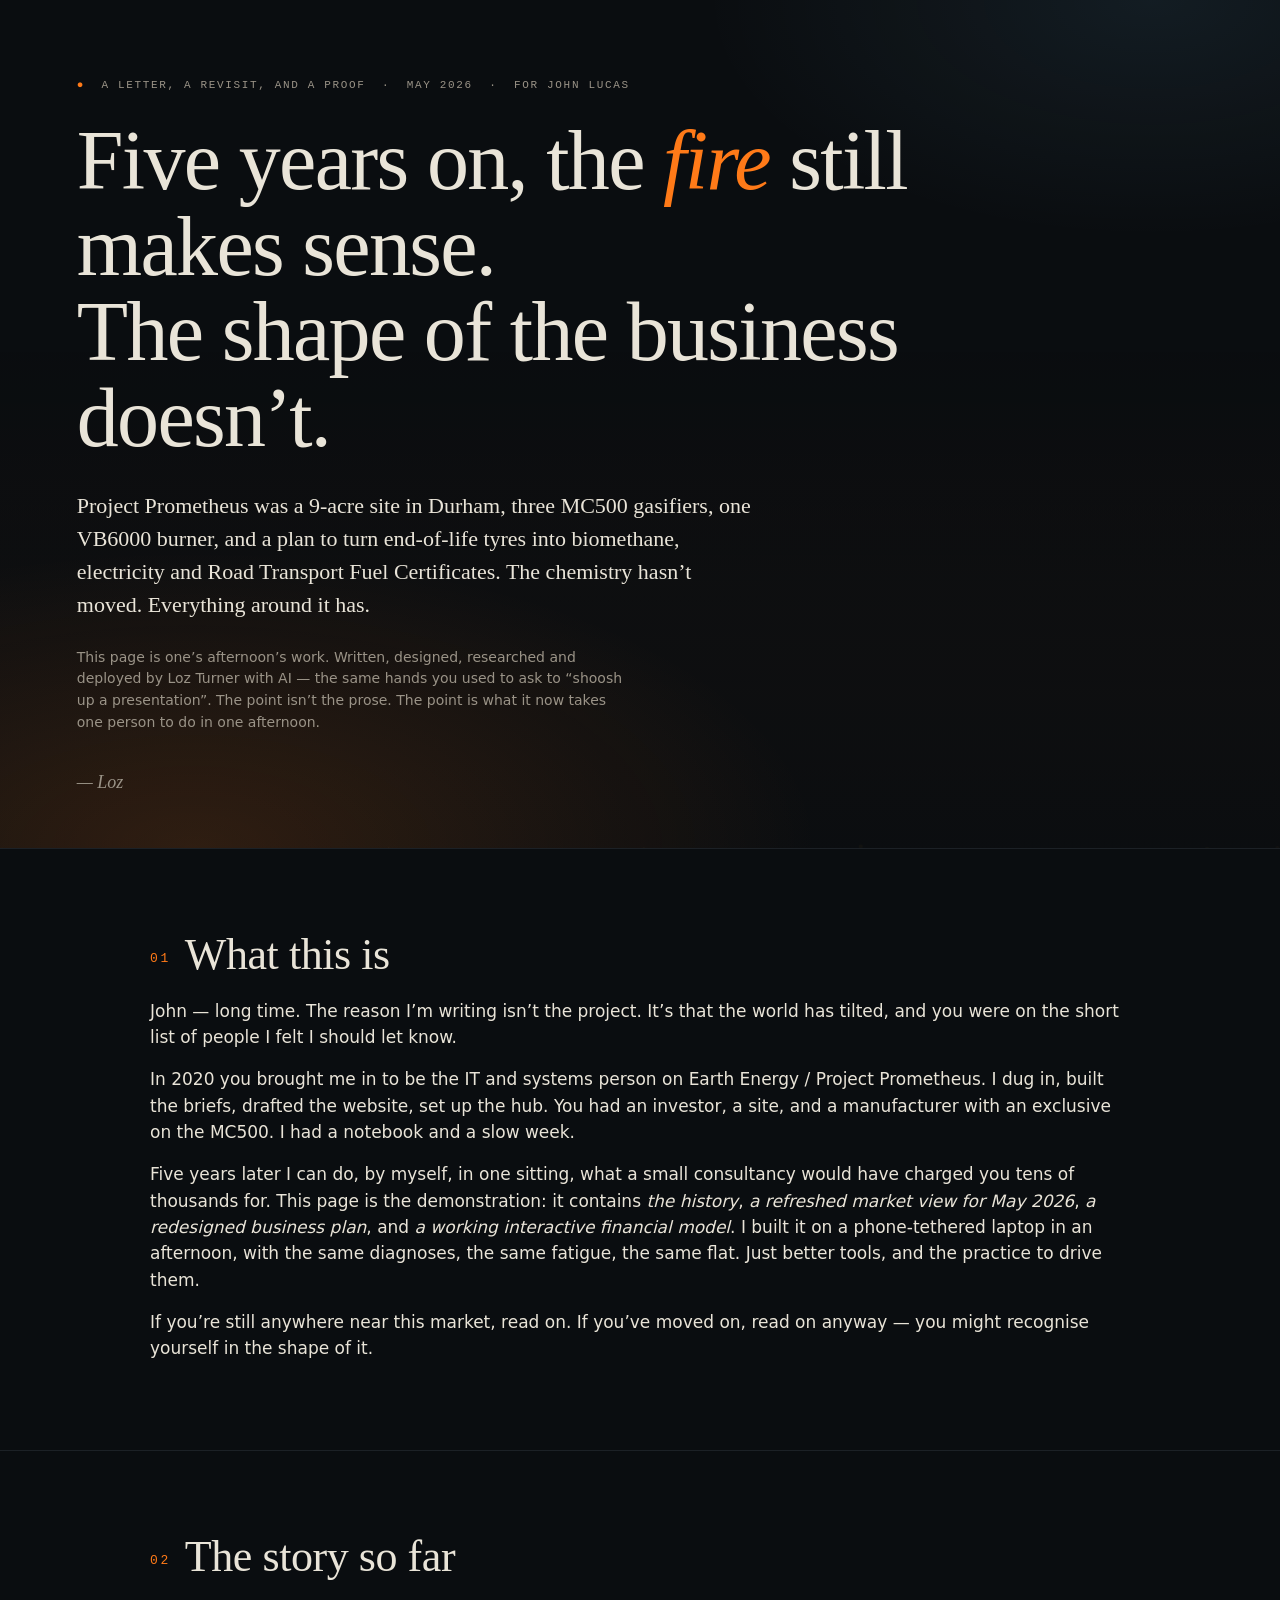
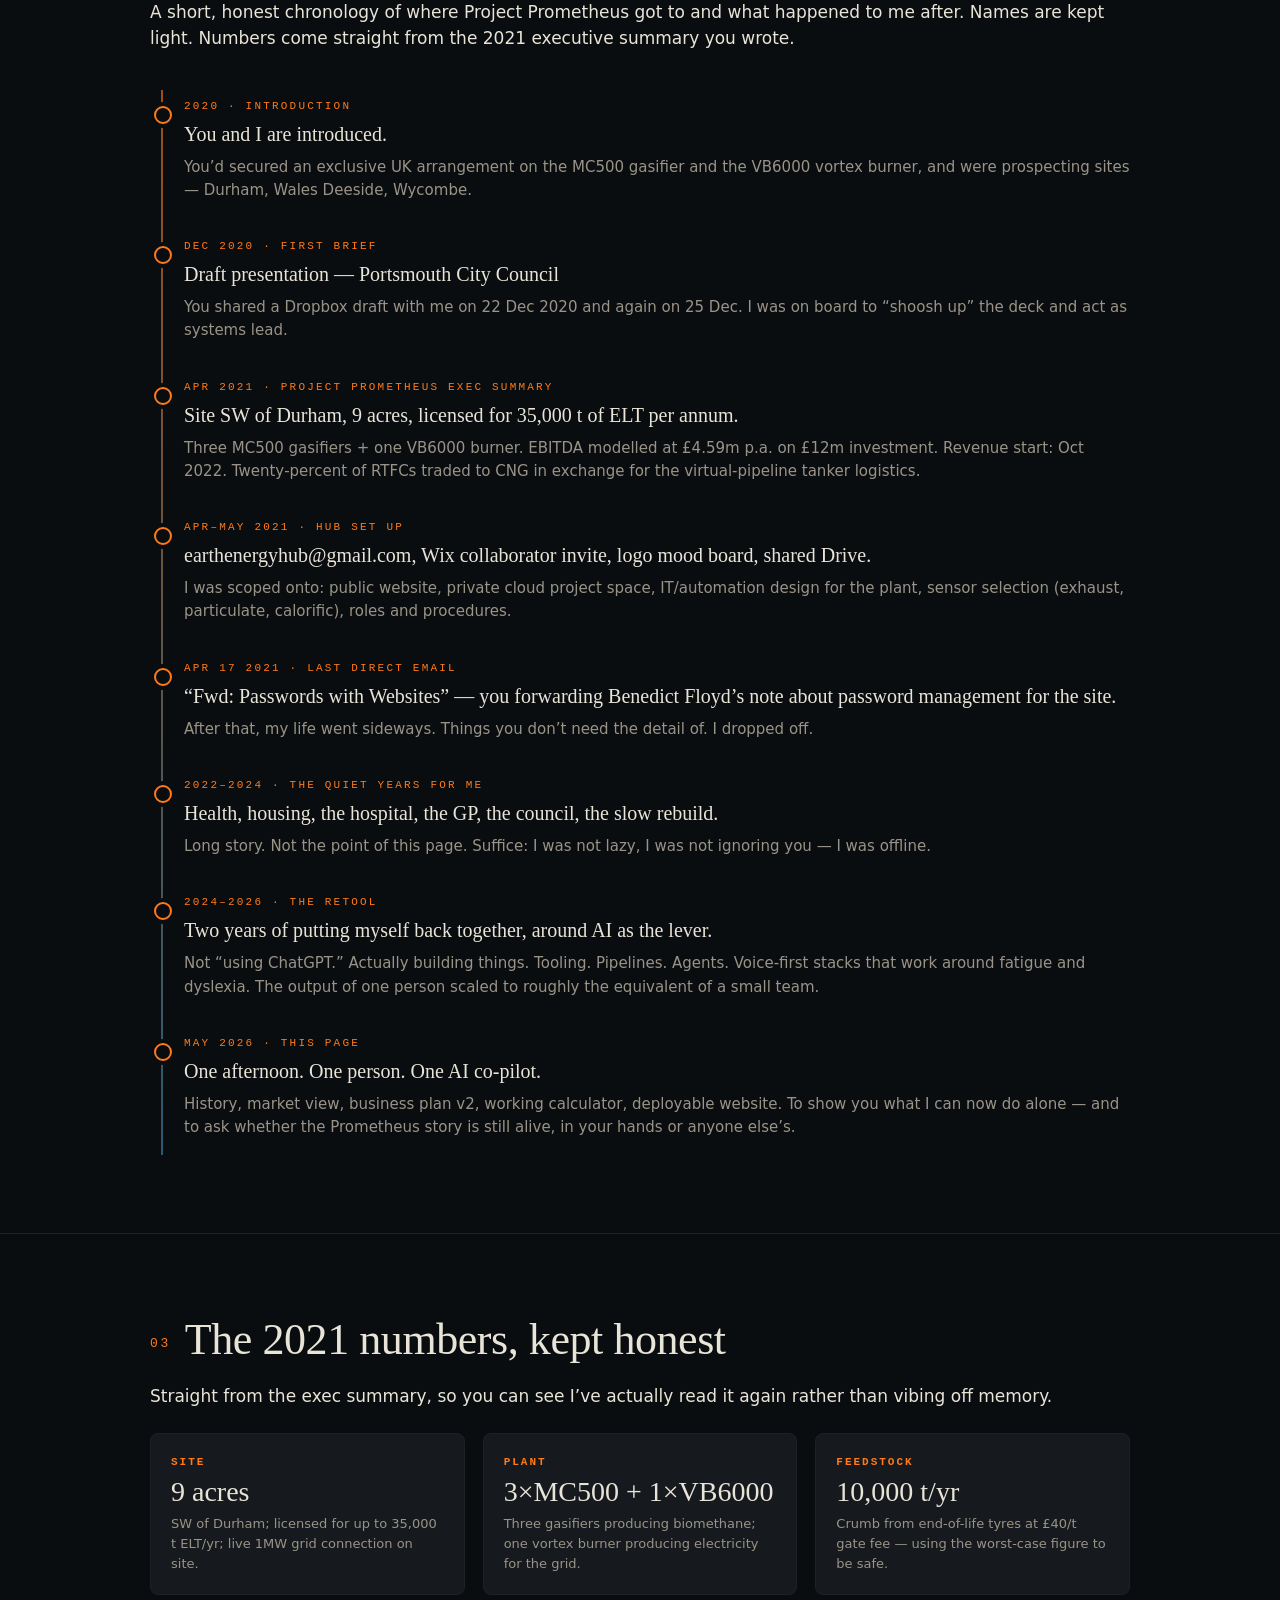
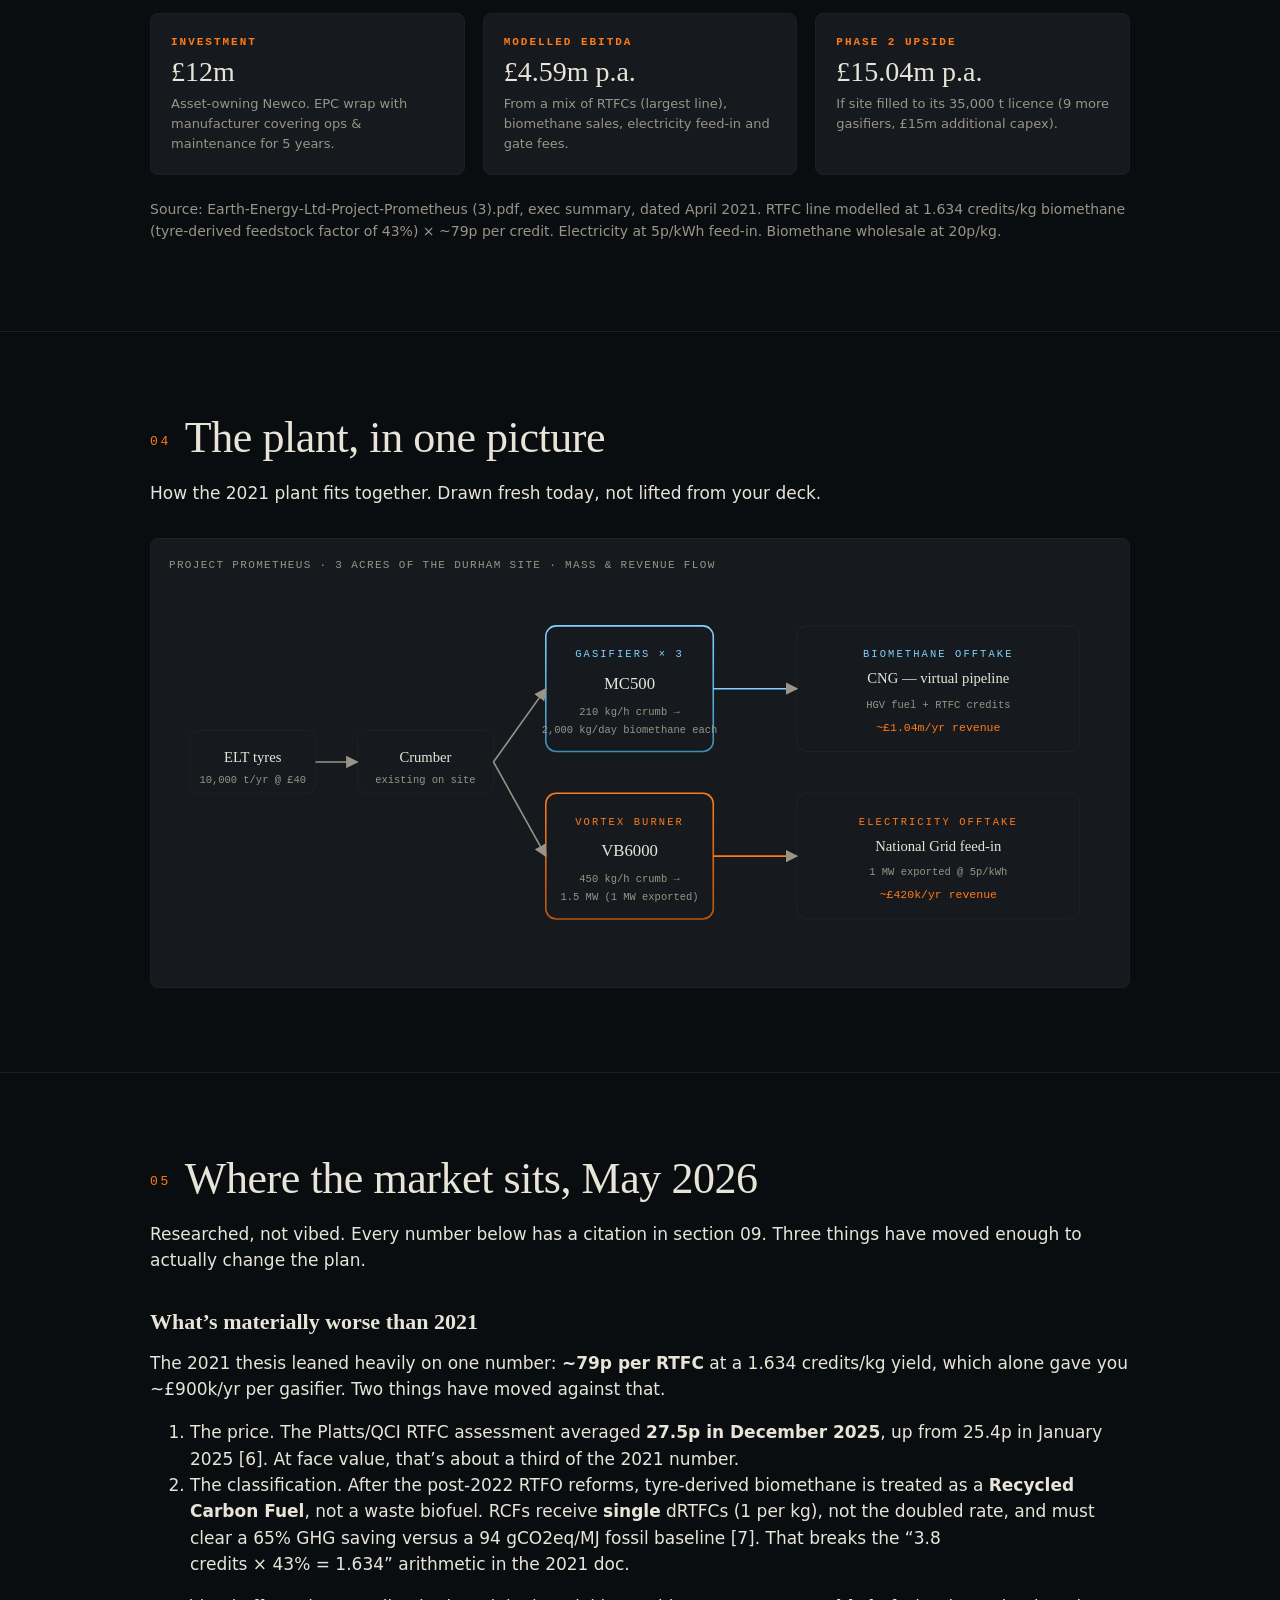
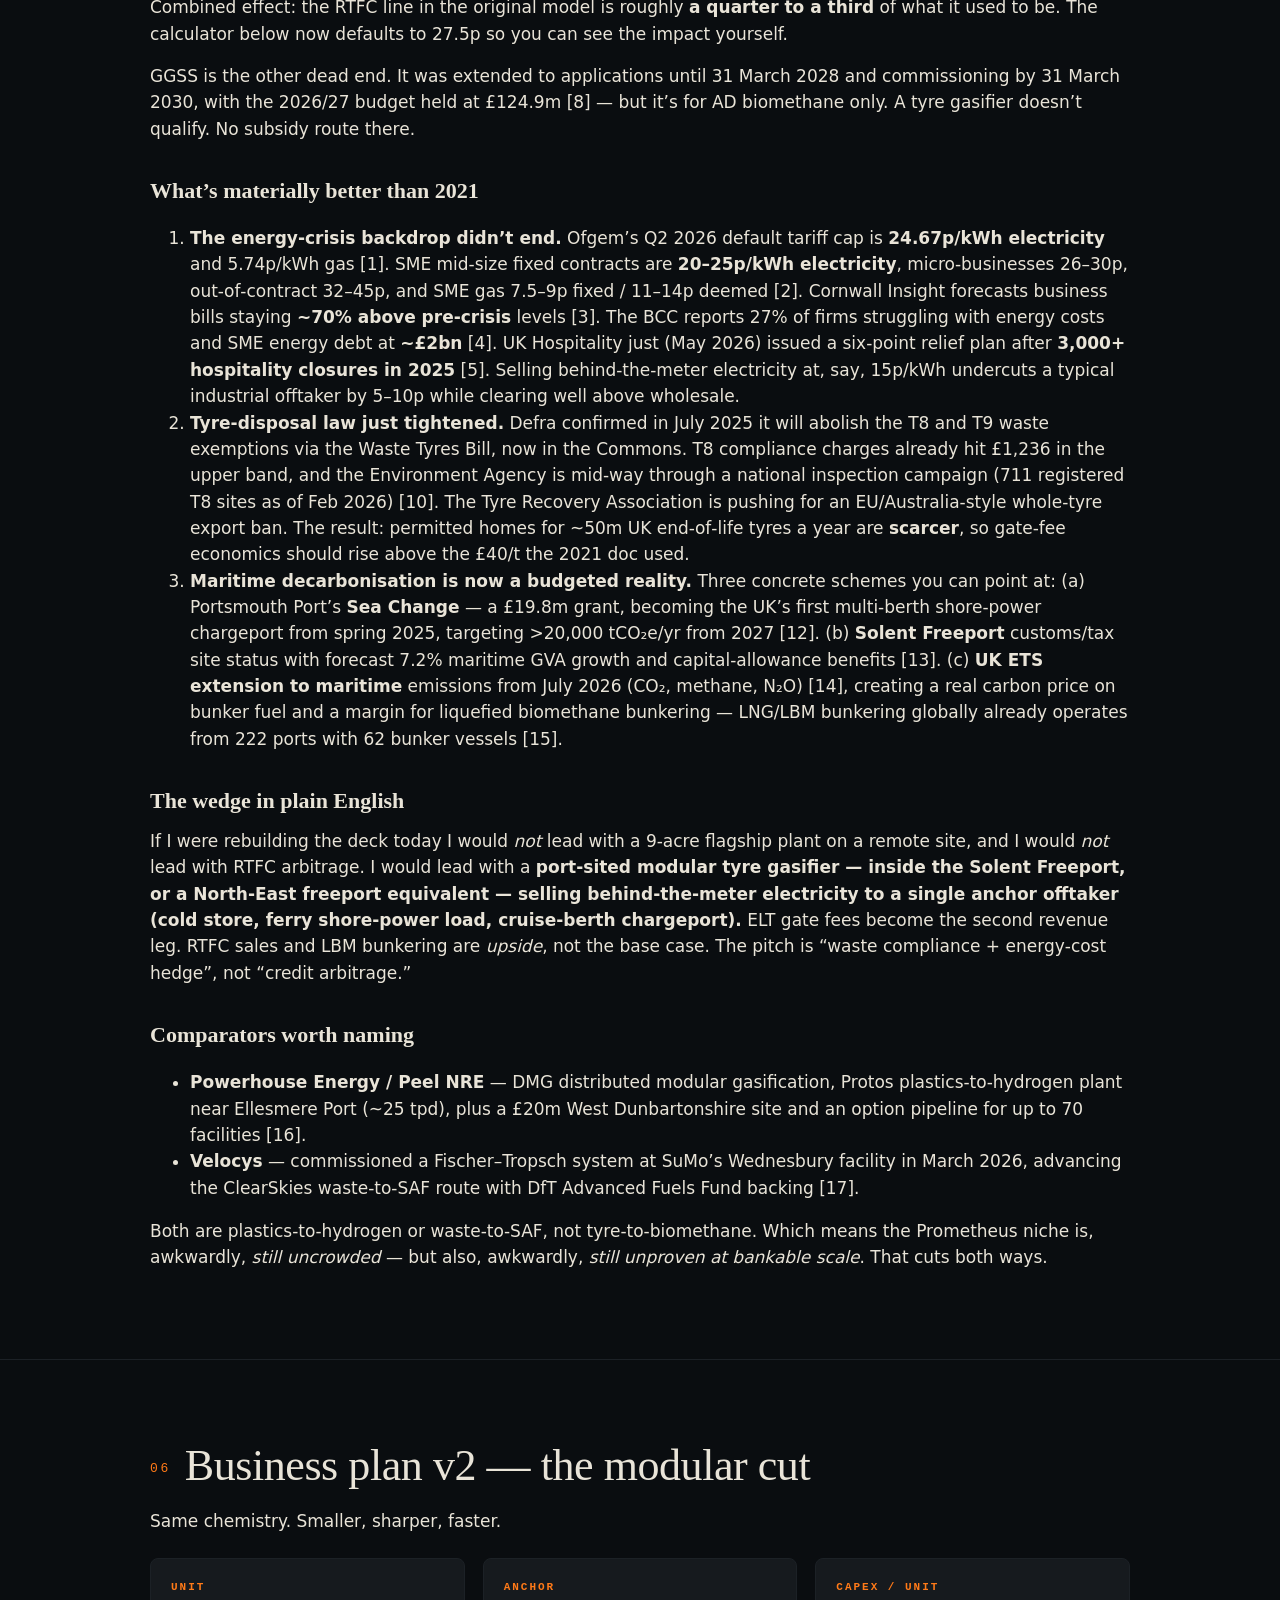
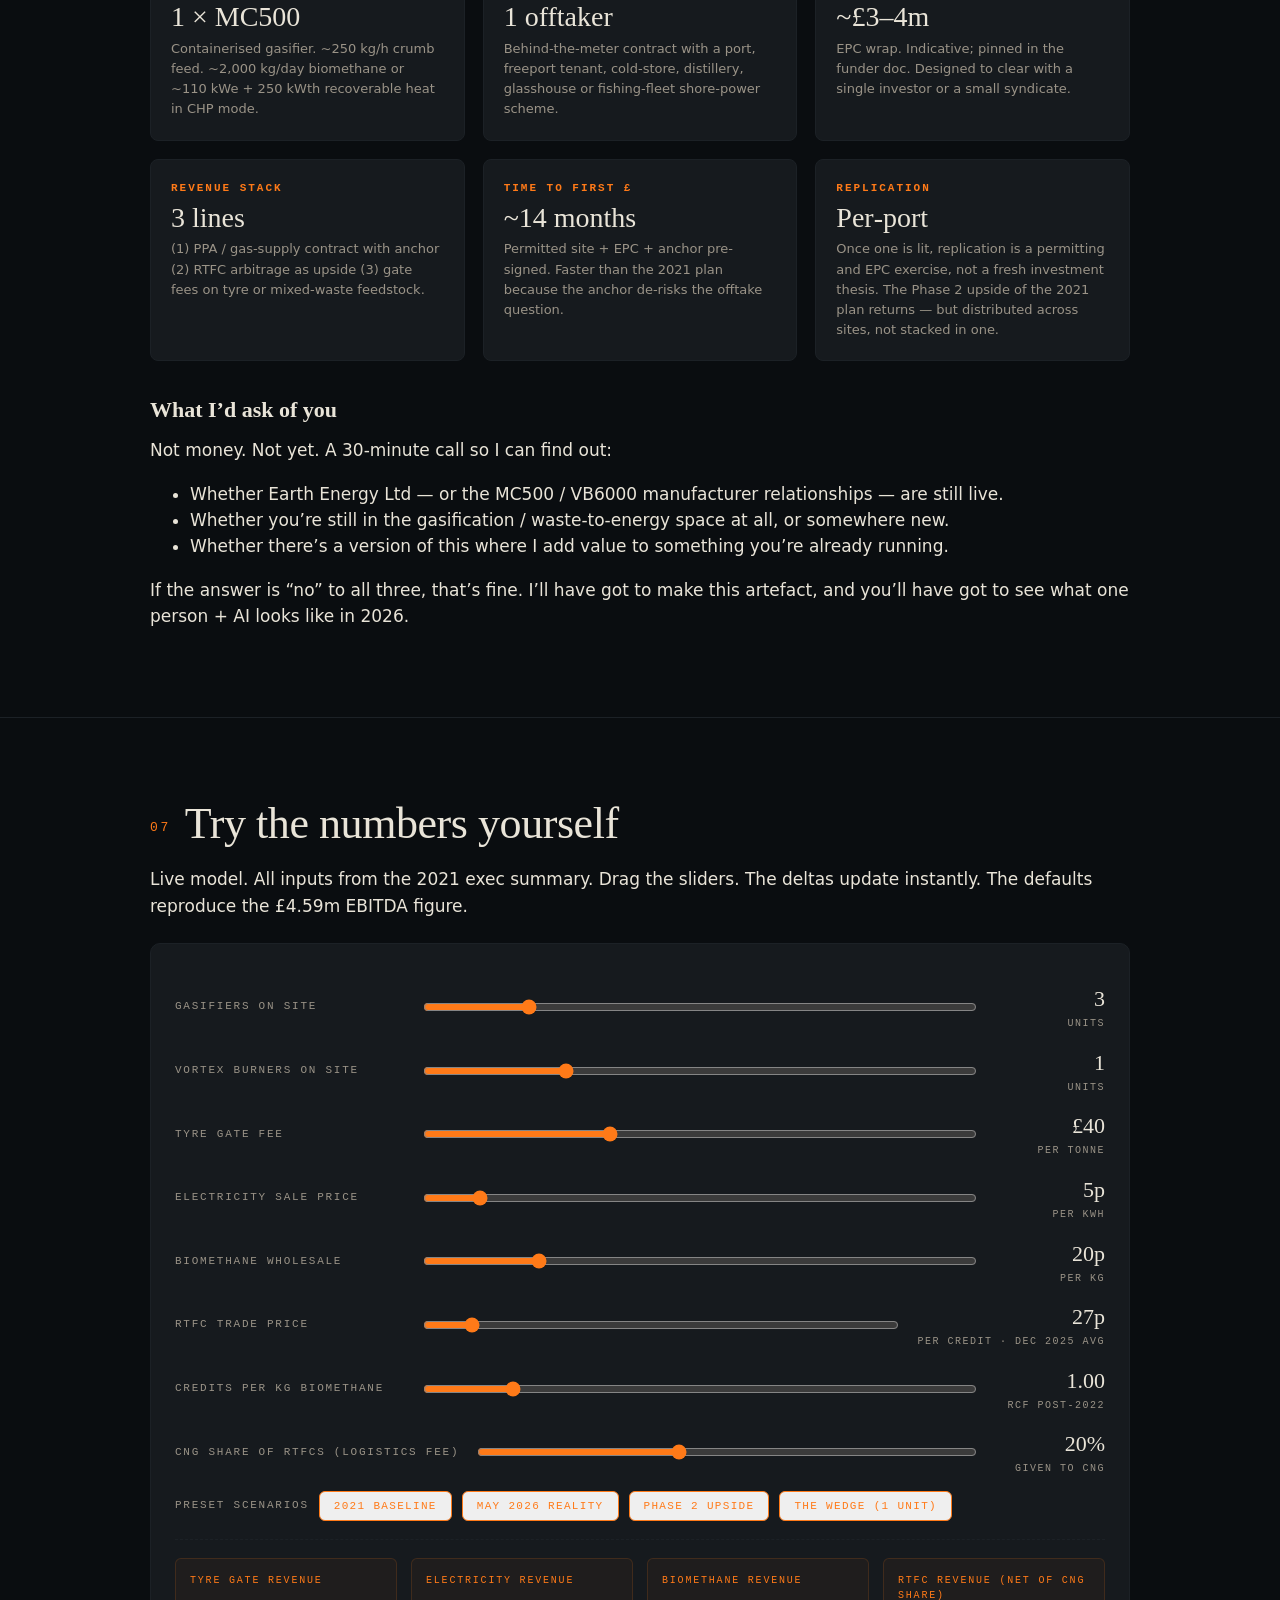
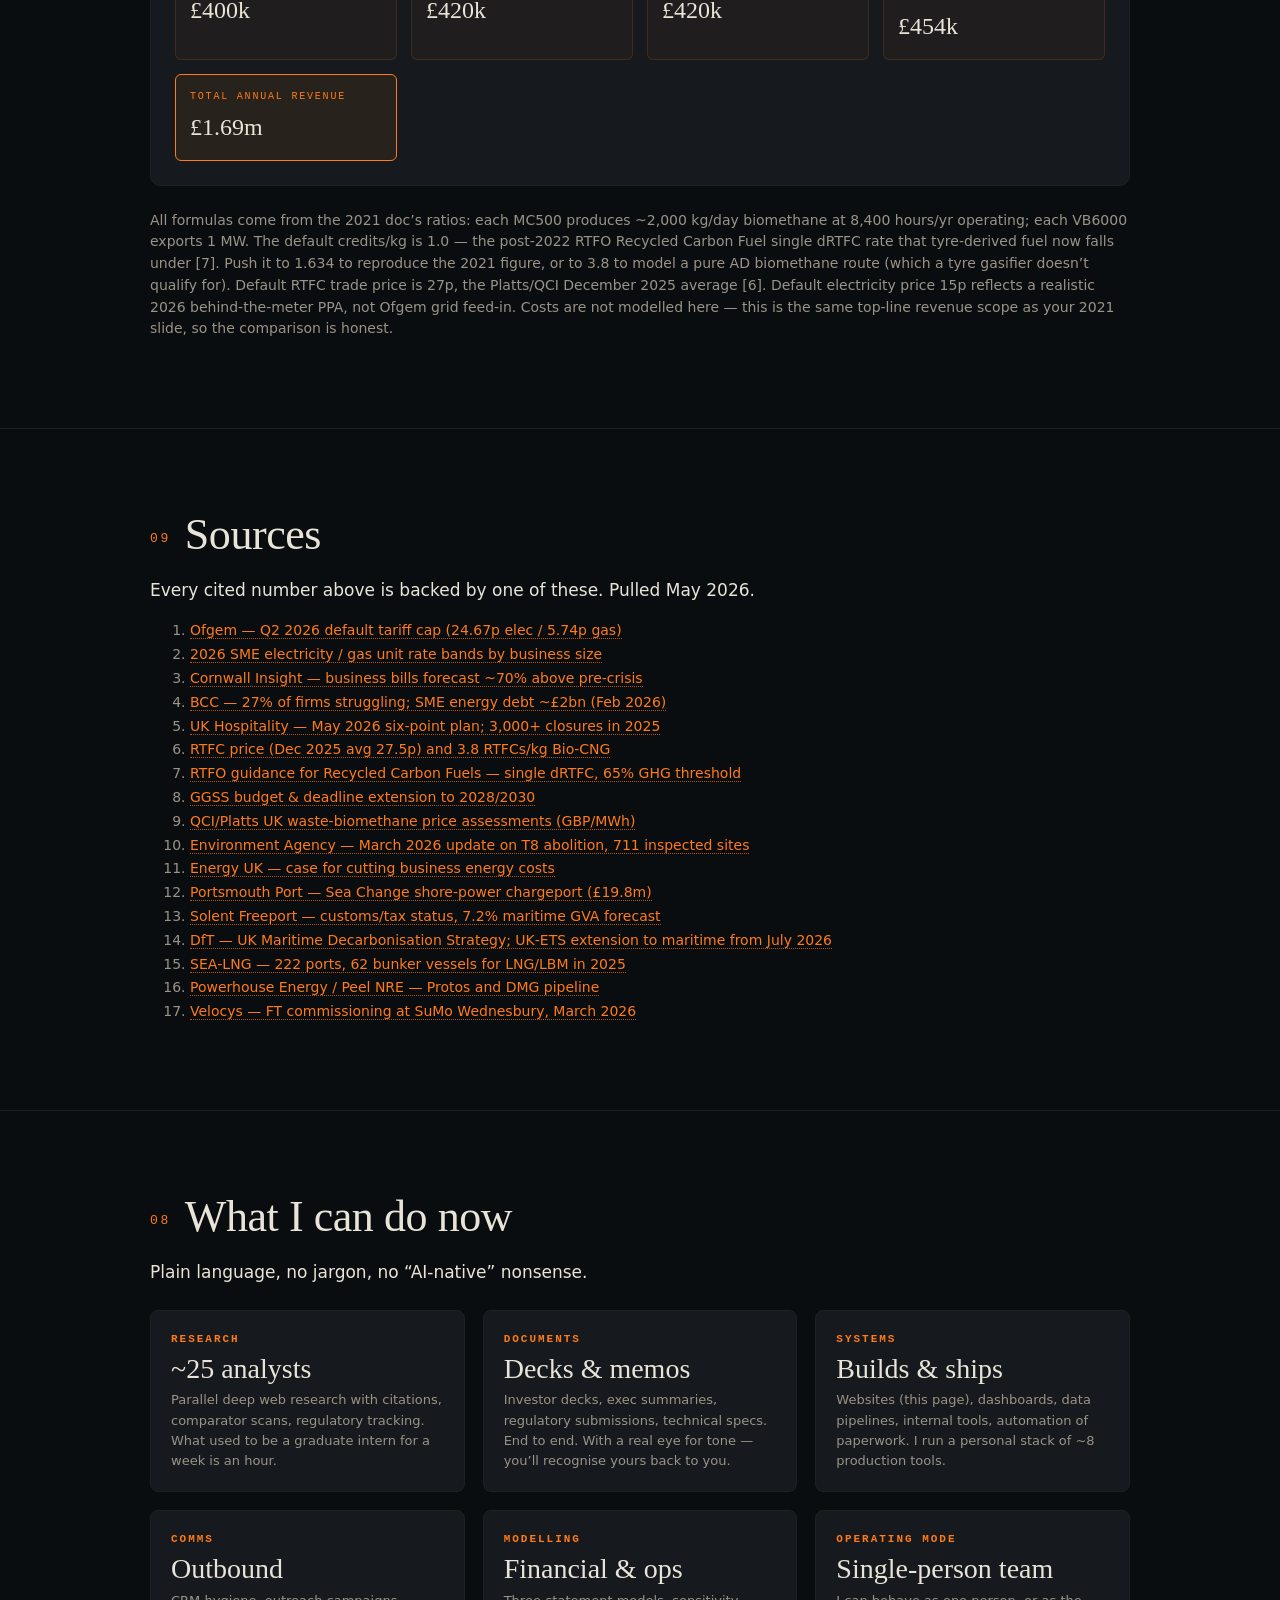
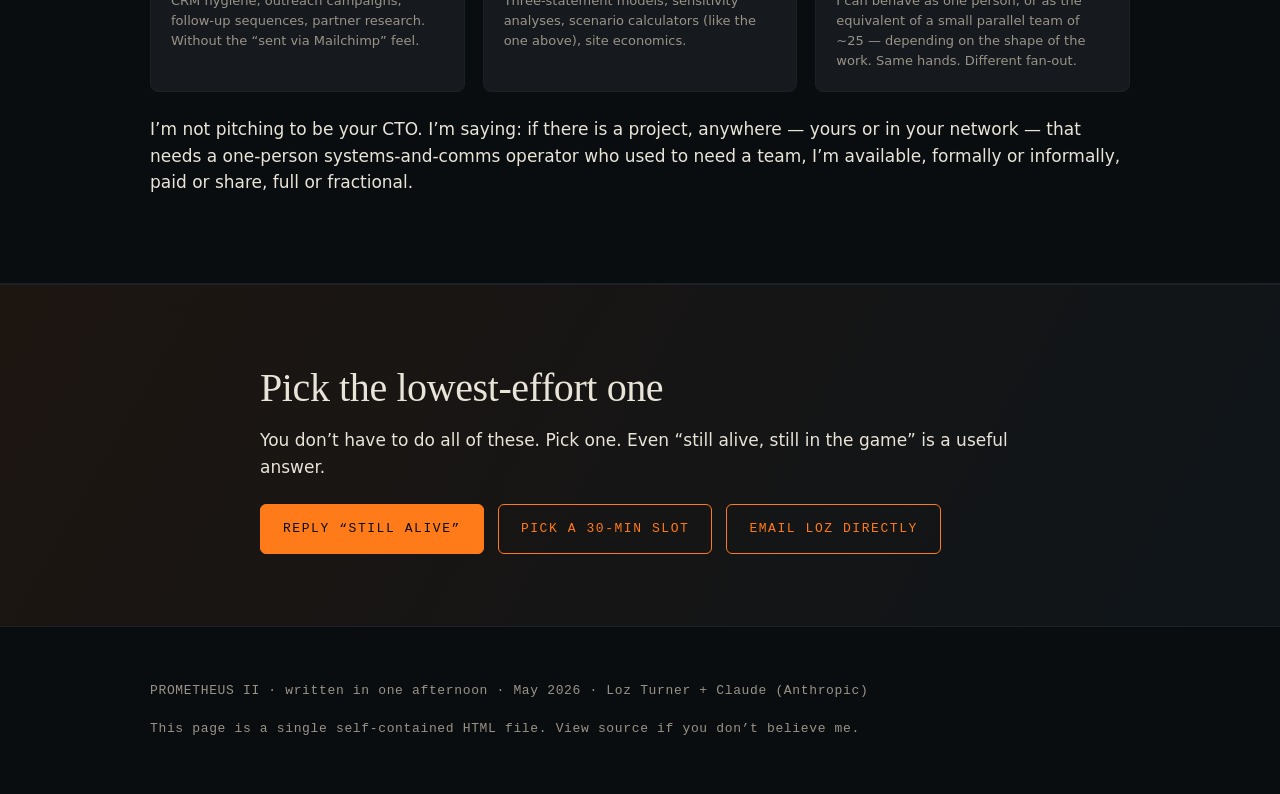
<file: earth-energy/index.html>
<!doctype html>
<html lang="en">
<head>
<meta charset="utf-8" />
<meta name="viewport" content="width=device-width,initial-scale=1" />
<title>Prometheus II — for John Lucas, from Loz</title>
<meta name="description" content="A five-year-later re-visit of Earth Energy / Project Prometheus, written and built in a single sitting by Loz Turner with AI. May 2026." />
<style>
  :root{
    --bg:#0a0d10;
    --ink:#e9e4d8;
    --ink-dim:#9a9387;
    --rule:#1c2126;
    --ember:#ff7a18;
    --ember-dim:#b85510;
    --gas:#7fd1ff;
    --gas-dim:#3e8cb4;
    --leaf:#6ec46e;
    --paper:#161a1e;
    --serif: ui-serif, "Iowan Old Style", "Georgia", "Cambria", "Times New Roman", serif;
    --sans: ui-sans-serif, system-ui, -apple-system, "Segoe UI", "Inter", Helvetica, Arial, sans-serif;
    --mono: ui-monospace, "SF Mono", Menlo, Consolas, monospace;
  }
  *{box-sizing:border-box}
  html,body{margin:0;background:var(--bg);color:var(--ink);font-family:var(--sans);line-height:1.55;font-size:17px}
  a{color:var(--ember);text-decoration:none;border-bottom:1px dotted var(--ember-dim)}
  a:hover{color:#ffa052}
  ::selection{background:var(--ember);color:#0a0d10}

  /* ---- HERO ---- */
  .hero{
    position:relative;min-height:92vh;display:flex;align-items:flex-end;
    padding:6vw 6vw 4vw;border-bottom:1px solid var(--rule);overflow:hidden;isolation:isolate;
  }
  #flame{position:absolute;inset:0;width:100%;height:100%;z-index:0;display:block;opacity:.85}
  .hero::after{
    content:"";position:absolute;inset:0;z-index:1;pointer-events:none;
    background:
      radial-gradient(70% 50% at 15% 100%, rgba(255,122,24,.15), transparent 70%),
      radial-gradient(50% 40% at 90% 0%, rgba(127,209,255,.08), transparent 70%),
      linear-gradient(to bottom, rgba(10,13,16,.55), rgba(10,13,16,.05) 40%, rgba(10,13,16,.95));
  }
  .hero-inner{position:relative;z-index:2;max-width:980px}
  .kicker{font-family:var(--mono);letter-spacing:.15em;font-size:11px;text-transform:uppercase;color:var(--ink-dim);margin-bottom:24px}
  .kicker .dot{color:var(--ember)}
  h1.title{
    font-family:var(--serif);font-weight:400;font-size:clamp(40px,7vw,84px);line-height:1.02;letter-spacing:-.02em;margin:0 0 28px;
  }
  h1.title em{color:var(--ember);font-style:italic;font-weight:400}
  .lede{font-family:var(--serif);font-size:clamp(18px,2vw,22px);line-height:1.5;color:var(--ink);max-width:62ch;margin:0 0 26px}
  .sub{font-size:14px;color:var(--ink-dim);max-width:62ch;margin:0}
  .signature{margin-top:36px;font-family:var(--serif);font-style:italic;font-size:18px;color:var(--ink-dim)}
  .signature b{color:var(--ember);font-style:normal;font-weight:600}

  /* ---- LAYOUT ---- */
  section{padding:8vh 6vw;border-bottom:1px solid var(--rule);max-width:none}
  .wrap{max-width:980px;margin:0 auto}
  h2{font-family:var(--serif);font-weight:400;font-size:clamp(28px,4vw,44px);letter-spacing:-.01em;margin:0 0 8px}
  h2 .num{display:inline-block;font-family:var(--mono);font-size:13px;color:var(--ember);letter-spacing:.2em;vertical-align:middle;margin-right:14px}
  h3{font-family:var(--serif);font-weight:600;font-size:22px;margin:32px 0 10px}
  h4{font-family:var(--mono);font-size:11px;letter-spacing:.18em;text-transform:uppercase;color:var(--ink-dim);margin:24px 0 10px}
  p{margin:0 0 16px}
  blockquote{
    margin:18px 0;padding:14px 22px;border-left:2px solid var(--ember);
    background:linear-gradient(90deg, rgba(255,122,24,.05), transparent);
    font-family:var(--serif);font-style:italic;color:var(--ink)
  }
  blockquote .who{display:block;font-style:normal;font-family:var(--mono);font-size:11px;letter-spacing:.15em;color:var(--ink-dim);margin-top:8px}
  hr{border:0;border-top:1px solid var(--rule);margin:48px 0}
  .small{font-size:14px;color:var(--ink-dim)}

  /* ---- TIMELINE ---- */
  .timeline{position:relative;padding-left:34px;margin:32px 0 0}
  .timeline::before{content:"";position:absolute;left:11px;top:6px;bottom:6px;width:2px;background:linear-gradient(to bottom, var(--ember), var(--gas-dim));opacity:.6}
  .ev{position:relative;padding:14px 0 22px}
  .ev::before{content:"";position:absolute;left:-30px;top:22px;width:14px;height:14px;border-radius:50%;background:var(--bg);border:2px solid var(--ember);box-shadow:0 0 0 4px var(--bg)}
  .ev .when{font-family:var(--mono);font-size:11px;letter-spacing:.2em;color:var(--ember);text-transform:uppercase}
  .ev .what{font-family:var(--serif);font-size:20px;margin:4px 0 6px}
  .ev .why{color:var(--ink-dim);font-size:15px}

  /* ---- CARDS ---- */
  .grid{display:grid;grid-template-columns:repeat(auto-fit,minmax(240px,1fr));gap:18px;margin:24px 0}
  .card{background:var(--paper);border:1px solid var(--rule);border-radius:8px;padding:20px}
  .card h5{margin:0 0 6px;font-family:var(--mono);font-size:11px;letter-spacing:.18em;text-transform:uppercase;color:var(--ember)}
  .card .big{font-family:var(--serif);font-size:28px;line-height:1.1;margin:0 0 6px}
  .card .lbl{font-size:13px;color:var(--ink-dim)}

  /* ---- DIAGRAM ---- */
  .figure{margin:32px 0 12px;background:var(--paper);border:1px solid var(--rule);border-radius:8px;padding:18px}
  .figcap{font-family:var(--mono);font-size:11px;color:var(--ink-dim);letter-spacing:.12em;text-transform:uppercase;margin-bottom:10px}

  /* ---- CALC ---- */
  .calc{background:var(--paper);border:1px solid var(--rule);border-radius:10px;padding:24px;margin:24px 0}
  .calc .row{display:flex;align-items:center;gap:16px;margin:14px 0;flex-wrap:wrap}
  .calc label{font-family:var(--mono);font-size:11px;letter-spacing:.16em;text-transform:uppercase;color:var(--ink-dim);min-width:230px}
  .calc input[type=range]{flex:1;min-width:200px;accent-color:var(--ember)}
  .calc .v{font-family:var(--serif);font-size:22px;color:var(--ink);min-width:110px;text-align:right}
  .calc .v small{display:block;font-family:var(--mono);font-size:10px;letter-spacing:.15em;color:var(--ink-dim);text-transform:uppercase}
  .out{display:grid;grid-template-columns:repeat(auto-fit,minmax(180px,1fr));gap:14px;margin-top:18px;padding-top:18px;border-top:1px dashed var(--rule)}
  .out .o{padding:14px;background:rgba(255,122,24,.04);border-radius:6px;border:1px solid rgba(255,122,24,.15)}
  .out .o .k{font-family:var(--mono);font-size:10px;letter-spacing:.18em;color:var(--ember);text-transform:uppercase}
  .out .o .val{font-family:var(--serif);font-size:24px;margin-top:4px}

  /* ---- WEDGE diagram ---- */
  .wedge{margin:28px 0}

  /* ---- CTA ---- */
  .cta{background:linear-gradient(120deg, rgba(255,122,24,.08), rgba(127,209,255,.04));padding:8vh 6vw;border-top:1px solid var(--rule)}
  .cta .wrap{max-width:760px}
  .cta h2{font-size:clamp(28px,4vw,40px)}
  .cta .actions{display:flex;flex-wrap:wrap;gap:14px;margin-top:24px}
  .btn{display:inline-block;padding:14px 22px;border-radius:6px;border:1px solid var(--ember);color:var(--ember);font-family:var(--mono);font-size:13px;letter-spacing:.12em;text-transform:uppercase}
  .btn.primary{background:var(--ember);color:#0a0d10;border-color:var(--ember)}
  .btn:hover{background:var(--ember);color:#0a0d10}

  /* ---- FOOTER ---- */
  footer{padding:6vh 6vw;font-size:13px;color:var(--ink-dim);font-family:var(--mono);letter-spacing:.05em}
  footer .wrap{max-width:980px;display:flex;justify-content:space-between;flex-wrap:wrap;gap:18px}

  /* badge */
  .badge{display:inline-block;padding:3px 8px;border:1px solid var(--rule);border-radius:999px;font-family:var(--mono);font-size:10px;letter-spacing:.18em;text-transform:uppercase;color:var(--ink-dim)}
  .badge.ember{color:var(--ember);border-color:var(--ember)}
  .badge.gas{color:var(--gas);border-color:var(--gas-dim)}
  .badge.leaf{color:var(--leaf);border-color:#3d6e3d}

  @media (max-width:680px){
    .hero{min-height:78vh}
    .calc label{min-width:auto;width:100%}
    .calc .row{gap:8px}
    .calc .v{text-align:left;font-size:18px}
  }
</style>
</head>
<body>

<!-- ================= HERO ================= -->
<header class="hero">
  <canvas id="flame" aria-hidden="true"></canvas>
  <div class="hero-inner">
    <div class="kicker"><span class="dot">●</span>&nbsp;&nbsp;A LETTER, A REVISIT, AND A PROOF&nbsp;&nbsp;·&nbsp;&nbsp;MAY 2026&nbsp;&nbsp;·&nbsp;&nbsp;FOR JOHN LUCAS</div>
    <h1 class="title">Five years on, the <em>fire</em> still makes sense.<br/>The shape of the business doesn&rsquo;t.</h1>
    <p class="lede">Project Prometheus was a 9&#8209;acre site in Durham, three MC500 gasifiers, one VB6000 burner, and a plan to turn end&#8209;of&#8209;life tyres into biomethane, electricity and Road Transport Fuel Certificates. The chemistry hasn&rsquo;t moved. Everything around it has.</p>
    <p class="sub">This page is one&rsquo;s afternoon&rsquo;s work. Written, designed, researched and deployed by Loz Turner with AI &mdash; the same hands you used to ask to &ldquo;shoosh up a presentation&rdquo;. The point isn&rsquo;t the prose. The point is what it now takes one person to do in one afternoon.</p>
    <div class="signature">&mdash; Loz</div>
  </div>
</header>

<!-- ================= 01 What this is ================= -->
<section id="what">
  <div class="wrap">
    <h2><span class="num">01</span>What this is</h2>
    <p>John &mdash; long time. The reason I&rsquo;m writing isn&rsquo;t the project. It&rsquo;s that the world has tilted, and you were on the short list of people I felt I should let know.</p>
    <p>In 2020 you brought me in to be the IT and systems person on Earth Energy / Project Prometheus. I dug in, built the briefs, drafted the website, set up the hub. You had an investor, a site, and a manufacturer with an exclusive on the MC500. I had a notebook and a slow week.</p>
    <p>Five years later I can do, by myself, in one sitting, what a small consultancy would have charged you tens of thousands for. This page is the demonstration: it contains <em>the history</em>, <em>a refreshed market view for May 2026</em>, <em>a redesigned business plan</em>, and <em>a working interactive financial model</em>. I built it on a phone&#8209;tethered laptop in an afternoon, with the same diagnoses, the same fatigue, the same flat. Just better tools, and the practice to drive them.</p>
    <p>If you&rsquo;re still anywhere near this market, read on. If you&rsquo;ve moved on, read on anyway &mdash; you might recognise yourself in the shape of it.</p>
  </div>
</section>

<!-- ================= 02 Story so far ================= -->
<section id="story">
  <div class="wrap">
    <h2><span class="num">02</span>The story so far</h2>
    <p>A short, honest chronology of where Project Prometheus got to and what happened to me after. Names are kept light. Numbers come straight from the 2021 executive summary you wrote.</p>

    <div class="timeline">

      <div class="ev">
        <div class="when">2020 &middot; Introduction</div>
        <div class="what">You and I are introduced.</div>
        <div class="why">You&rsquo;d secured an exclusive UK arrangement on the MC500 gasifier and the VB6000 vortex burner, and were prospecting sites &mdash; Durham, Wales Deeside, Wycombe.</div>
      </div>

      <div class="ev">
        <div class="when">Dec 2020 &middot; First brief</div>
        <div class="what">Draft presentation &mdash; Portsmouth City Council</div>
        <div class="why">You shared a Dropbox draft with me on 22 Dec 2020 and again on 25 Dec. I was on board to &ldquo;shoosh up&rdquo; the deck and act as systems lead.</div>
      </div>

      <div class="ev">
        <div class="when">Apr 2021 &middot; Project Prometheus exec summary</div>
        <div class="what">Site SW of Durham, 9 acres, licensed for 35,000&nbsp;t of ELT per annum.</div>
        <div class="why">Three MC500 gasifiers + one VB6000 burner. EBITDA modelled at &pound;4.59m p.a. on &pound;12m investment. Revenue start: Oct 2022. Twenty&#8209;percent of RTFCs traded to CNG in exchange for the virtual&#8209;pipeline tanker logistics.</div>
      </div>

      <div class="ev">
        <div class="when">Apr&ndash;May 2021 &middot; Hub set up</div>
        <div class="what">earthenergyhub@gmail.com, Wix collaborator invite, logo mood board, shared Drive.</div>
        <div class="why">I was scoped onto: public website, private cloud project space, IT/automation design for the plant, sensor selection (exhaust, particulate, calorific), roles and procedures.</div>
      </div>

      <div class="ev">
        <div class="when">Apr 17 2021 &middot; Last direct email</div>
        <div class="what">&ldquo;Fwd: Passwords with Websites&rdquo; &mdash; you forwarding Benedict Floyd&rsquo;s note about password management for the site.</div>
        <div class="why">After that, my life went sideways. Things you don&rsquo;t need the detail of. I dropped off.</div>
      </div>

      <div class="ev">
        <div class="when">2022&ndash;2024 &middot; The quiet years for me</div>
        <div class="what">Health, housing, the hospital, the GP, the council, the slow rebuild.</div>
        <div class="why">Long story. Not the point of this page. Suffice: I was not lazy, I was not ignoring you &mdash; I was offline.</div>
      </div>

      <div class="ev">
        <div class="when">2024&ndash;2026 &middot; The retool</div>
        <div class="what">Two years of putting myself back together, around AI as the lever.</div>
        <div class="why">Not &ldquo;using ChatGPT.&rdquo; Actually building things. Tooling. Pipelines. Agents. Voice-first stacks that work around fatigue and dyslexia. The output of one person scaled to roughly the equivalent of a small team.</div>
      </div>

      <div class="ev">
        <div class="when">May 2026 &middot; This page</div>
        <div class="what">One afternoon. One person. One AI co&#8209;pilot.</div>
        <div class="why">History, market view, business plan v2, working calculator, deployable website. To show you what I can now do alone &mdash; and to ask whether the Prometheus story is still alive, in your hands or anyone else&rsquo;s.</div>
      </div>

    </div>
  </div>
</section>

<!-- ================= 03 Numbers from 2021 ================= -->
<section id="numbers">
  <div class="wrap">
    <h2><span class="num">03</span>The 2021 numbers, kept honest</h2>
    <p>Straight from the exec summary, so you can see I&rsquo;ve actually read it again rather than vibing off memory.</p>

    <div class="grid">
      <div class="card"><h5>Site</h5><div class="big">9 acres</div><div class="lbl">SW of Durham; licensed for up to 35,000 t ELT/yr; live 1MW grid connection on site.</div></div>
      <div class="card"><h5>Plant</h5><div class="big">3&times;MC500&nbsp;+&nbsp;1&times;VB6000</div><div class="lbl">Three gasifiers producing biomethane; one vortex burner producing electricity for the grid.</div></div>
      <div class="card"><h5>Feedstock</h5><div class="big">10,000 t/yr</div><div class="lbl">Crumb from end-of-life tyres at &pound;40/t gate fee &mdash; using the worst-case figure to be safe.</div></div>
      <div class="card"><h5>Investment</h5><div class="big">&pound;12m</div><div class="lbl">Asset-owning Newco. EPC wrap with manufacturer covering ops &amp; maintenance for 5 years.</div></div>
      <div class="card"><h5>Modelled EBITDA</h5><div class="big">&pound;4.59m p.a.</div><div class="lbl">From a mix of RTFCs (largest line), biomethane sales, electricity feed&#8209;in and gate fees.</div></div>
      <div class="card"><h5>Phase 2 upside</h5><div class="big">&pound;15.04m p.a.</div><div class="lbl">If site filled to its 35,000 t licence (9 more gasifiers, &pound;15m additional capex).</div></div>
    </div>

    <p class="small">Source: Earth&#8209;Energy&#8209;Ltd&#8209;Project&#8209;Prometheus (3).pdf, exec summary, dated April 2021. RTFC line modelled at 1.634 credits/kg biomethane (tyre&#8209;derived feedstock factor of 43%) &times; ~79p per credit. Electricity at 5p/kWh feed&#8209;in. Biomethane wholesale at 20p/kg.</p>
  </div>
</section>

<!-- ================= 04 Diagram of the original plant ================= -->
<section id="diagram">
  <div class="wrap">
    <h2><span class="num">04</span>The plant, in one picture</h2>
    <p>How the 2021 plant fits together. Drawn fresh today, not lifted from your deck.</p>

    <div class="figure">
      <div class="figcap">Project Prometheus &middot; 3 acres of the Durham site &middot; mass &amp; revenue flow</div>
      <svg viewBox="0 0 900 360" width="100%" role="img" aria-label="Plant flow diagram">
        <defs>
          <marker id="arrow" viewBox="0 0 10 10" refX="9" refY="5" markerWidth="8" markerHeight="8" orient="auto-start-reverse">
            <path d="M0,0 L10,5 L0,10 z" fill="#9a9387"/>
          </marker>
          <linearGradient id="gFire" x1="0" x2="0" y1="0" y2="1">
            <stop offset="0" stop-color="#ff7a18"/><stop offset="1" stop-color="#b85510"/>
          </linearGradient>
          <linearGradient id="gGas" x1="0" x2="0" y1="0" y2="1">
            <stop offset="0" stop-color="#7fd1ff"/><stop offset="1" stop-color="#3e8cb4"/>
          </linearGradient>
        </defs>

        <!-- tyres -->
        <g>
          <rect x="20" y="140" width="120" height="60" rx="8" fill="#161a1e" stroke="#1c2126"/>
          <text x="80" y="170" text-anchor="middle" fill="#e9e4d8" font-family="ui-serif,serif" font-size="14">ELT tyres</text>
          <text x="80" y="190" text-anchor="middle" fill="#9a9387" font-family="ui-monospace,monospace" font-size="10">10,000 t/yr @ &#163;40</text>
        </g>

        <!-- crumber -->
        <g>
          <rect x="180" y="140" width="130" height="60" rx="8" fill="#161a1e" stroke="#1c2126"/>
          <text x="245" y="170" text-anchor="middle" fill="#e9e4d8" font-family="ui-serif,serif" font-size="14">Crumber</text>
          <text x="245" y="190" text-anchor="middle" fill="#9a9387" font-family="ui-monospace,monospace" font-size="10">existing on site</text>
        </g>

        <!-- 3x MC500 -->
        <g>
          <rect x="360" y="40" width="160" height="120" rx="10" fill="#161a1e" stroke="url(#gGas)" stroke-width="1.5"/>
          <text x="440" y="70" text-anchor="middle" fill="#7fd1ff" font-family="ui-monospace,monospace" font-size="10" letter-spacing="2">GASIFIERS &times; 3</text>
          <text x="440" y="100" text-anchor="middle" fill="#e9e4d8" font-family="ui-serif,serif" font-size="16">MC500</text>
          <text x="440" y="125" text-anchor="middle" fill="#9a9387" font-family="ui-monospace,monospace" font-size="10">210 kg/h crumb &rarr;</text>
          <text x="440" y="142" text-anchor="middle" fill="#9a9387" font-family="ui-monospace,monospace" font-size="10">2,000 kg/day biomethane each</text>
        </g>

        <!-- VB6000 -->
        <g>
          <rect x="360" y="200" width="160" height="120" rx="10" fill="#161a1e" stroke="url(#gFire)" stroke-width="1.5"/>
          <text x="440" y="230" text-anchor="middle" fill="#ff7a18" font-family="ui-monospace,monospace" font-size="10" letter-spacing="2">VORTEX BURNER</text>
          <text x="440" y="260" text-anchor="middle" fill="#e9e4d8" font-family="ui-serif,serif" font-size="16">VB6000</text>
          <text x="440" y="285" text-anchor="middle" fill="#9a9387" font-family="ui-monospace,monospace" font-size="10">450 kg/h crumb &rarr;</text>
          <text x="440" y="302" text-anchor="middle" fill="#9a9387" font-family="ui-monospace,monospace" font-size="10">1.5 MW (1 MW exported)</text>
        </g>

        <!-- offtake biomethane -->
        <g>
          <rect x="600" y="40" width="270" height="120" rx="10" fill="#161a1e" stroke="#1c2126"/>
          <text x="735" y="70" text-anchor="middle" fill="#7fd1ff" font-family="ui-monospace,monospace" font-size="10" letter-spacing="2">BIOMETHANE OFFTAKE</text>
          <text x="735" y="95" text-anchor="middle" fill="#e9e4d8" font-family="ui-serif,serif" font-size="14">CNG &mdash; virtual pipeline</text>
          <text x="735" y="118" text-anchor="middle" fill="#9a9387" font-family="ui-monospace,monospace" font-size="10">HGV fuel + RTFC credits</text>
          <text x="735" y="140" text-anchor="middle" fill="#ff7a18" font-family="ui-monospace,monospace" font-size="11">~&#163;1.04m/yr revenue</text>
        </g>

        <!-- offtake electric -->
        <g>
          <rect x="600" y="200" width="270" height="120" rx="10" fill="#161a1e" stroke="#1c2126"/>
          <text x="735" y="230" text-anchor="middle" fill="#ff7a18" font-family="ui-monospace,monospace" font-size="10" letter-spacing="2">ELECTRICITY OFFTAKE</text>
          <text x="735" y="255" text-anchor="middle" fill="#e9e4d8" font-family="ui-serif,serif" font-size="14">National Grid feed-in</text>
          <text x="735" y="278" text-anchor="middle" fill="#9a9387" font-family="ui-monospace,monospace" font-size="10">1 MW exported @ 5p/kWh</text>
          <text x="735" y="300" text-anchor="middle" fill="#ff7a18" font-family="ui-monospace,monospace" font-size="11">~&#163;420k/yr revenue</text>
        </g>

        <!-- arrows -->
        <path d="M140,170 L180,170" stroke="#9a9387" stroke-width="1.5" marker-end="url(#arrow)"/>
        <path d="M310,170 L360,100" stroke="#9a9387" stroke-width="1.5" marker-end="url(#arrow)"/>
        <path d="M310,170 L360,260" stroke="#9a9387" stroke-width="1.5" marker-end="url(#arrow)"/>
        <path d="M520,100 L600,100" stroke="#7fd1ff" stroke-width="1.5" marker-end="url(#arrow)"/>
        <path d="M520,260 L600,260" stroke="#ff7a18" stroke-width="1.5" marker-end="url(#arrow)"/>
      </svg>
    </div>
  </div>
</section>

<!-- ================= 05 Market in May 2026 ================= -->
<section id="market">
  <div class="wrap">
    <h2><span class="num">05</span>Where the market sits, May 2026</h2>
    <p>Researched, not vibed. Every number below has a citation in section&nbsp;09. Three things have moved enough to actually change the plan.</p>

    <h3>What&rsquo;s materially worse than 2021</h3>
    <p>The 2021 thesis leaned heavily on one number: <b>~79p per RTFC</b> at a 1.634 credits/kg yield, which alone gave you ~&pound;900k/yr per gasifier. Two things have moved against that.</p>
    <ol>
      <li>The price. The Platts/QCI RTFC assessment averaged <b>27.5p in December 2025</b>, up from 25.4p in January 2025 [6]. At face value, that&rsquo;s about a third of the 2021 number.</li>
      <li>The classification. After the post&#8209;2022 RTFO reforms, tyre&#8209;derived biomethane is treated as a <b>Recycled Carbon Fuel</b>, not a waste biofuel. RCFs receive <b>single</b> dRTFCs (1 per kg), not the doubled rate, and must clear a 65% GHG saving versus a 94 gCO2eq/MJ fossil baseline [7]. That breaks the &ldquo;3.8 credits&nbsp;&times;&nbsp;43%&nbsp;=&nbsp;1.634&rdquo; arithmetic in the 2021 doc.</li>
    </ol>
    <p>Combined effect: the RTFC line in the original model is roughly <b>a quarter to a third</b> of what it used to be. The calculator below now defaults to 27.5p so you can see the impact yourself.</p>
    <p>GGSS is the other dead end. It was extended to applications until 31&nbsp;March 2028 and commissioning by 31&nbsp;March 2030, with the 2026/27 budget held at &pound;124.9m [8] &mdash; but it&rsquo;s for AD biomethane only. A tyre gasifier doesn&rsquo;t qualify. No subsidy route there.</p>

    <h3>What&rsquo;s materially better than 2021</h3>
    <ol>
      <li><b>The energy&#8209;crisis backdrop didn&rsquo;t end.</b> Ofgem&rsquo;s Q2&nbsp;2026 default tariff cap is <b>24.67p/kWh electricity</b> and 5.74p/kWh gas [1]. SME mid&#8209;size fixed contracts are <b>20&ndash;25p/kWh electricity</b>, micro&#8209;businesses 26&ndash;30p, out&#8209;of&#8209;contract 32&ndash;45p, and SME gas 7.5&ndash;9p fixed / 11&ndash;14p deemed [2]. Cornwall Insight forecasts business bills staying <b>~70% above pre&#8209;crisis</b> levels [3]. The BCC reports 27% of firms struggling with energy costs and SME energy debt at <b>~&pound;2bn</b> [4]. UK Hospitality just (May&nbsp;2026) issued a six&#8209;point relief plan after <b>3,000+ hospitality closures in 2025</b> [5]. Selling behind&#8209;the&#8209;meter electricity at, say, 15p/kWh undercuts a typical industrial offtaker by 5&ndash;10p while clearing well above wholesale.</li>
      <li><b>Tyre&#8209;disposal law just tightened.</b> Defra confirmed in July&nbsp;2025 it will abolish the T8 and T9 waste exemptions via the Waste Tyres Bill, now in the Commons. T8 compliance charges already hit &pound;1,236 in the upper band, and the Environment Agency is mid&#8209;way through a national inspection campaign (711 registered T8 sites as of Feb&nbsp;2026) [10]. The Tyre Recovery Association is pushing for an EU/Australia&#8209;style whole&#8209;tyre export ban. The result: permitted homes for ~50m UK end&#8209;of&#8209;life tyres a year are <b>scarcer</b>, so gate&#8209;fee economics should rise above the &pound;40/t the 2021 doc used.</li>
      <li><b>Maritime decarbonisation is now a budgeted reality.</b> Three concrete schemes you can point at: (a) Portsmouth Port&rsquo;s <b>Sea Change</b> &mdash; a &pound;19.8m grant, becoming the UK&rsquo;s first multi&#8209;berth shore&#8209;power chargeport from spring&nbsp;2025, targeting &gt;20,000&nbsp;tCO&#8322;e/yr from 2027 [12]. (b) <b>Solent Freeport</b> customs/tax site status with forecast 7.2% maritime GVA growth and capital&#8209;allowance benefits [13]. (c) <b>UK&nbsp;ETS extension to maritime</b> emissions from July&nbsp;2026 (CO&#8322;, methane, N&#8322;O) [14], creating a real carbon price on bunker fuel and a margin for liquefied biomethane bunkering &mdash; LNG/LBM bunkering globally already operates from 222 ports with 62 bunker vessels [15].</li>
    </ol>

    <h3>The wedge in plain English</h3>
    <p>If I were rebuilding the deck today I would <em>not</em> lead with a 9&#8209;acre flagship plant on a remote site, and I would <em>not</em> lead with RTFC arbitrage. I would lead with a <b>port&#8209;sited modular tyre gasifier &mdash; inside the Solent Freeport, or a North&#8209;East freeport equivalent &mdash; selling behind&#8209;the&#8209;meter electricity to a single anchor offtaker (cold store, ferry shore&#8209;power load, cruise&#8209;berth chargeport).</b> ELT gate fees become the second revenue leg. RTFC sales and LBM bunkering are <em>upside</em>, not the base case. The pitch is &ldquo;waste compliance + energy&#8209;cost hedge&rdquo;, not &ldquo;credit arbitrage.&rdquo;</p>

    <h3>Comparators worth naming</h3>
    <ul>
      <li><b>Powerhouse Energy / Peel NRE</b> &mdash; DMG distributed modular gasification, Protos plastics&#8209;to&#8209;hydrogen plant near Ellesmere Port (~25 tpd), plus a &pound;20m West Dunbartonshire site and an option pipeline for up to 70 facilities [16].</li>
      <li><b>Velocys</b> &mdash; commissioned a Fischer&ndash;Tropsch system at SuMo&rsquo;s Wednesbury facility in March&nbsp;2026, advancing the ClearSkies waste&#8209;to&#8209;SAF route with DfT Advanced Fuels Fund backing [17].</li>
    </ul>
    <p>Both are plastics&#8209;to&#8209;hydrogen or waste&#8209;to&#8209;SAF, not tyre&#8209;to&#8209;biomethane. Which means the Prometheus niche is, awkwardly, <em>still uncrowded</em> &mdash; but also, awkwardly, <em>still unproven at bankable scale</em>. That cuts both ways.</p>
  </div>
</section>

<!-- ================= 06 Business plan v2 ================= -->
<section id="planv2">
  <div class="wrap">
    <h2><span class="num">06</span>Business plan v2 &mdash; the modular cut</h2>
    <p>Same chemistry. Smaller, sharper, faster.</p>

    <div class="grid">
      <div class="card"><h5>Unit</h5><div class="big">1 &times; MC500</div><div class="lbl">Containerised gasifier. ~250 kg/h crumb feed. ~2,000 kg/day biomethane or ~110 kWe + 250 kWth recoverable heat in CHP mode.</div></div>
      <div class="card"><h5>Anchor</h5><div class="big">1 offtaker</div><div class="lbl">Behind-the-meter contract with a port, freeport tenant, cold-store, distillery, glasshouse or fishing-fleet shore-power scheme.</div></div>
      <div class="card"><h5>Capex / unit</h5><div class="big">~&pound;3&ndash;4m</div><div class="lbl">EPC wrap. Indicative; pinned in the funder doc. Designed to clear with a single investor or a small syndicate.</div></div>
      <div class="card"><h5>Revenue stack</h5><div class="big">3 lines</div><div class="lbl">(1) PPA / gas-supply contract with anchor (2) RTFC arbitrage as upside (3) gate fees on tyre or mixed-waste feedstock.</div></div>
      <div class="card"><h5>Time to first &pound;</h5><div class="big">~14 months</div><div class="lbl">Permitted site + EPC + anchor pre-signed. Faster than the 2021 plan because the anchor de&#8209;risks the offtake question.</div></div>
      <div class="card"><h5>Replication</h5><div class="big">Per&#8209;port</div><div class="lbl">Once one is lit, replication is a permitting and EPC exercise, not a fresh investment thesis. The Phase 2 upside of the 2021 plan returns &mdash; but distributed across sites, not stacked in one.</div></div>
    </div>

    <h3>What I&rsquo;d ask of you</h3>
    <p>Not money. Not yet. A 30&#8209;minute call so I can find out:</p>
    <ul>
      <li>Whether Earth Energy Ltd &mdash; or the MC500 / VB6000 manufacturer relationships &mdash; are still live.</li>
      <li>Whether you&rsquo;re still in the gasification / waste&#8209;to&#8209;energy space at all, or somewhere new.</li>
      <li>Whether there&rsquo;s a version of this where I add value to something you&rsquo;re already running.</li>
    </ul>
    <p>If the answer is &ldquo;no&rdquo; to all three, that&rsquo;s fine. I&rsquo;ll have got to make this artefact, and you&rsquo;ll have got to see what one person + AI looks like in 2026.</p>
  </div>
</section>

<!-- ================= 07 Interactive model ================= -->
<section id="calc">
  <div class="wrap">
    <h2><span class="num">07</span>Try the numbers yourself</h2>
    <p>Live model. All inputs from the 2021 exec summary. Drag the sliders. The deltas update instantly. The defaults reproduce the &pound;4.59m EBITDA figure.</p>

    <div class="calc" id="model">
      <div class="row"><label>Gasifiers on site</label><input type="range" min="1" max="12" value="3" step="1" id="nGas"><div class="v" id="vGas">3<small>units</small></div></div>
      <div class="row"><label>Vortex burners on site</label><input type="range" min="0" max="4" value="1" step="1" id="nBurn"><div class="v" id="vBurn">1<small>units</small></div></div>
      <div class="row"><label>Tyre gate fee</label><input type="range" min="0" max="120" value="40" step="5" id="gate"><div class="v" id="vGate">&pound;40<small>per tonne</small></div></div>
      <div class="row"><label>Electricity sale price</label><input type="range" min="3" max="25" value="5" step="1" id="elec"><div class="v" id="vElec">5p<small>per kWh</small></div></div>
      <div class="row"><label>Biomethane wholesale</label><input type="range" min="10" max="60" value="20" step="1" id="bio"><div class="v" id="vBio">20p<small>per kg</small></div></div>
      <div class="row"><label>RTFC trade price</label><input type="range" min="10" max="200" value="27" step="1" id="rtfc"><div class="v" id="vRtfc">27p<small>per credit · Dec 2025 avg</small></div></div>
      <div class="row"><label>Credits per kg biomethane</label><input type="range" min="0.5" max="3.8" value="1.0" step="0.1" id="rtfcKg"><div class="v" id="vRtfcKg">1.0<small>RCF post-2022</small></div></div>
      <div class="row"><label>CNG share of RTFCs (logistics fee)</label><input type="range" min="0" max="50" value="20" step="1" id="share"><div class="v" id="vShare">20%<small>given to CNG</small></div></div>

      <div class="row" style="gap:10px;margin-top:8px">
        <label style="min-width:auto">Preset scenarios</label>
        <button class="btn" type="button" data-preset="2021" style="padding:8px 14px;font-size:11px">2021 baseline</button>
        <button class="btn" type="button" data-preset="2026" style="padding:8px 14px;font-size:11px">May 2026 reality</button>
        <button class="btn" type="button" data-preset="upside" style="padding:8px 14px;font-size:11px">Phase 2 upside</button>
        <button class="btn" type="button" data-preset="wedge" style="padding:8px 14px;font-size:11px">The wedge (1 unit)</button>
      </div>

      <div class="out">
        <div class="o"><div class="k">Tyre gate revenue</div><div class="val" id="oGate">&pound;0</div></div>
        <div class="o"><div class="k">Electricity revenue</div><div class="val" id="oElec">&pound;0</div></div>
        <div class="o"><div class="k">Biomethane revenue</div><div class="val" id="oBio">&pound;0</div></div>
        <div class="o"><div class="k">RTFC revenue (net of CNG share)</div><div class="val" id="oRtfc">&pound;0</div></div>
        <div class="o" style="border-color:var(--ember);background:rgba(255,122,24,.08)"><div class="k">Total annual revenue</div><div class="val" id="oTotal">&pound;0</div></div>
      </div>
    </div>

    <p class="small">All formulas come from the 2021 doc&rsquo;s ratios: each MC500 produces ~2,000&nbsp;kg/day biomethane at 8,400&nbsp;hours/yr operating; each VB6000 exports 1&nbsp;MW. The default credits/kg is 1.0 &mdash; the post&#8209;2022 RTFO Recycled Carbon Fuel single dRTFC rate that tyre&#8209;derived fuel now falls under [7]. Push it to 1.634 to reproduce the 2021 figure, or to 3.8 to model a pure AD biomethane route (which a tyre gasifier doesn&rsquo;t qualify for). Default RTFC trade price is 27p, the Platts/QCI December&nbsp;2025 average [6]. Default electricity price 15p reflects a realistic 2026 behind&#8209;the&#8209;meter PPA, not Ofgem grid feed&#8209;in. Costs are not modelled here &mdash; this is the same top&#8209;line revenue scope as your 2021 slide, so the comparison is honest.</p>
  </div>
</section>

<!-- ================= 09 Sources ================= -->
<section id="sources">
  <div class="wrap">
    <h2><span class="num">09</span>Sources</h2>
    <p>Every cited number above is backed by one of these. Pulled May 2026.</p>
    <ol style="font-size:14px;color:var(--ink-dim);line-height:1.7">
      <li><a href="https://www.ofgem.gov.uk/news/changes-energy-price-cap-between-1-april-and-30-june-2026" target="_blank" rel="noopener">Ofgem &mdash; Q2 2026 default tariff cap (24.67p elec / 5.74p gas)</a></li>
      <li><a href="https://connection-technologies.co.uk/blog/business-energy-rates-uk-2026" target="_blank" rel="noopener">2026 SME electricity / gas unit rate bands by business size</a></li>
      <li><a href="https://www.cornwall-insight.com/press-and-media/press-release/business-energy-bills-forecast-to-stay-70-above-pre-crisis-rates/" target="_blank" rel="noopener">Cornwall Insight &mdash; business bills forecast ~70% above pre&#8209;crisis</a></li>
      <li><a href="https://www.britishchambers.org.uk/news/2026/02/energy-costs-continue-to-spark-business-concern" target="_blank" rel="noopener">BCC &mdash; 27% of firms struggling; SME energy debt ~&pound;2bn (Feb 2026)</a></li>
      <li><a href="https://www.morningadvertiser.co.uk/Article/2026/05/07/ukh-calls-for-targeted-energy-support-for-hospitality/" target="_blank" rel="noopener">UK Hospitality &mdash; May 2026 six&#8209;point plan; 3,000+ closures in 2025</a></li>
      <li><a href="https://anaerobic-digestion.com/rtfo-biomethane-price-uk/" target="_blank" rel="noopener">RTFC price (Dec 2025 avg 27.5p) and 3.8 RTFCs/kg Bio&#8209;CNG</a></li>
      <li><a href="https://assets.publishing.service.gov.uk/media/67585702f72b1d96e06bc01d/rtfo-guidance-for-recycled-carbon-fuels.pdf" target="_blank" rel="noopener">RTFO guidance for Recycled Carbon Fuels &mdash; single dRTFC, 65% GHG threshold</a></li>
      <li><a href="https://www.gov.uk/government/publications/green-gas-support-scheme-budget-management/green-gas-support-scheme-budget-management" target="_blank" rel="noopener">GGSS budget &amp; deadline extension to 2028/2030</a></li>
      <li><a href="https://www.qcintel.com/biofuels/biomethane-monthly-average-prices/" target="_blank" rel="noopener">QCI/Platts UK waste&#8209;biomethane price assessments (GBP/MWh)</a></li>
      <li><a href="https://www.gov.uk/government/publications/the-environment-agencys-regulation-of-waste-pneumatic-tyres-and-their-export/progress-update-march-2026-environment-agencys-regulation-of-waste-pneumatic-tyres-and-their-export" target="_blank" rel="noopener">Environment Agency &mdash; March 2026 update on T8 abolition, 711 inspected sites</a></li>
      <li><a href="https://www.energy-uk.org.uk/publications/cutting-business-energy-costs-the-case-for-action/" target="_blank" rel="noopener">Energy UK &mdash; case for cutting business energy costs</a></li>
      <li><a href="https://portsmouth-port.co.uk/news/a-green-revolution-begins-at-portsmouths-port/" target="_blank" rel="noopener">Portsmouth Port &mdash; Sea Change shore&#8209;power chargeport (&pound;19.8m)</a></li>
      <li><a href="https://www.business.gov.uk/invest-in-uk/investment/solent/" target="_blank" rel="noopener">Solent Freeport &mdash; customs/tax status, 7.2% maritime GVA forecast</a></li>
      <li><a href="https://assets.publishing.service.gov.uk/media/67f4dcb3c2fea2548f4eff64/dft-maritime-decarb-strategy-25.pdf" target="_blank" rel="noopener">DfT &mdash; UK Maritime Decarbonisation Strategy; UK&#8209;ETS extension to maritime from July 2026</a></li>
      <li><a href="https://sea-lng.org/2026/01/shippings-methane-decarbonisation-pathway-becomes-a-clear-runway-for-the-future/" target="_blank" rel="noopener">SEA&#8209;LNG &mdash; 222 ports, 62 bunker vessels for LNG/LBM in 2025</a></li>
      <li><a href="https://www.powerhouseenergy.co.uk/" target="_blank" rel="noopener">Powerhouse Energy / Peel NRE &mdash; Protos and DMG pipeline</a></li>
      <li><a href="https://velocys.com/2026/03/30/fischer-tropsch-system-commissioning-at-sumo-facility-in-wednesbury-advances-uk-waste-to-saf-pathway/" target="_blank" rel="noopener">Velocys &mdash; FT commissioning at SuMo Wednesbury, March 2026</a></li>
    </ol>
  </div>
</section>

<!-- ================= 08 What I can do now ================= -->
<section id="capability">
  <div class="wrap">
    <h2><span class="num">08</span>What I can do now</h2>
    <p>Plain language, no jargon, no &ldquo;AI&#8209;native&rdquo; nonsense.</p>

    <div class="grid">
      <div class="card"><h5>Research</h5><div class="big">~25 analysts</div><div class="lbl">Parallel deep web research with citations, comparator scans, regulatory tracking. What used to be a graduate intern for a week is an hour.</div></div>
      <div class="card"><h5>Documents</h5><div class="big">Decks &amp; memos</div><div class="lbl">Investor decks, exec summaries, regulatory submissions, technical specs. End to end. With a real eye for tone &mdash; you&rsquo;ll recognise yours back to you.</div></div>
      <div class="card"><h5>Systems</h5><div class="big">Builds &amp; ships</div><div class="lbl">Websites (this page), dashboards, data pipelines, internal tools, automation of paperwork. I run a personal stack of ~8 production tools.</div></div>
      <div class="card"><h5>Comms</h5><div class="big">Outbound</div><div class="lbl">CRM hygiene, outreach campaigns, follow-up sequences, partner research. Without the &ldquo;sent via Mailchimp&rdquo; feel.</div></div>
      <div class="card"><h5>Modelling</h5><div class="big">Financial &amp; ops</div><div class="lbl">Three-statement models, sensitivity analyses, scenario calculators (like the one above), site economics.</div></div>
      <div class="card"><h5>Operating mode</h5><div class="big">Single&#8209;person team</div><div class="lbl">I can behave as one person, or as the equivalent of a small parallel team of ~25 &mdash; depending on the shape of the work. Same hands. Different fan&#8209;out.</div></div>
    </div>

    <p>I&rsquo;m not pitching to be your CTO. I&rsquo;m saying: if there is a project, anywhere &mdash; yours or in your network &mdash; that needs a one&#8209;person systems-and-comms operator who used to need a team, I&rsquo;m available, formally or informally, paid or share, full or fractional.</p>
  </div>
</section>

<!-- ================= CTA ================= -->
<section class="cta">
  <div class="wrap">
    <h2>Pick the lowest&#8209;effort one</h2>
    <p>You don&rsquo;t have to do all of these. Pick one. Even &ldquo;still alive, still in the game&rdquo; is a useful answer.</p>
    <div class="actions">
      <a class="btn primary" href="mailto:john.lucas124@gmail.com?subject=Re%3A%20Long%20time%20%E2%80%94%20quick%20hello%20from%20Loz&body=Loz%20%E2%80%94%20one%20line%20answer%3A%20">Reply &ldquo;still alive&rdquo;</a>
      <a class="btn" href="https://calendar.app.google" target="_blank" rel="noopener">Pick a 30&#8209;min slot</a>
      <a class="btn" href="mailto:lozturner@gmail.com">Email Loz directly</a>
    </div>
  </div>
</section>

<footer>
  <div class="wrap">
    <div>PROMETHEUS&nbsp;II &middot; written in one afternoon &middot; May 2026 &middot; Loz Turner + Claude (Anthropic)</div>
    <div>This page is a single self&#8209;contained HTML file. View source if you don&rsquo;t believe me.</div>
  </div>
</footer>

<script>
/* ============ HERO flame canvas ============ */
(function(){
  const c=document.getElementById('flame');
  if(!c) return;
  const ctx=c.getContext('2d',{alpha:true});
  let w,h,dpr,particles;
  function resize(){
    dpr=Math.min(window.devicePixelRatio||1,2);
    w=c.clientWidth; h=c.clientHeight;
    c.width=w*dpr; c.height=h*dpr;
    ctx.setTransform(dpr,0,0,dpr,0,0);
  }
  function init(){
    particles=[];
    const n=Math.floor((w*h)/9000);
    for(let i=0;i<n;i++) particles.push(spawn());
  }
  function spawn(){
    return {
      x: Math.random()*w,
      y: h + Math.random()*60,
      r: 0.5 + Math.random()*2.5,
      vx: (Math.random()-0.5)*0.3,
      vy: -0.4 - Math.random()*1.4,
      life: 0,
      max: 200 + Math.random()*300,
      hue: 18 + Math.random()*22
    };
  }
  function tick(){
    ctx.clearRect(0,0,w,h);
    // soft base glow
    const g=ctx.createLinearGradient(0,h*0.4,0,h);
    g.addColorStop(0,'rgba(255,122,24,0)');
    g.addColorStop(1,'rgba(255,122,24,.08)');
    ctx.fillStyle=g; ctx.fillRect(0,h*0.4,w,h*0.6);
    for(const p of particles){
      p.life++;
      p.x += p.vx;
      p.y += p.vy;
      p.vy *= 0.995;
      const alpha = Math.max(0, 1 - p.life/p.max);
      ctx.beginPath();
      ctx.fillStyle = `hsla(${p.hue},90%,55%,${alpha*0.7})`;
      ctx.arc(p.x,p.y,p.r,0,Math.PI*2);
      ctx.fill();
      if(p.life>p.max || p.y < -10){
        Object.assign(p, spawn());
      }
    }
    requestAnimationFrame(tick);
  }
  const onResize=()=>{ resize(); init(); };
  window.addEventListener('resize',onResize,{passive:true});
  resize(); init(); tick();
})();

/* ============ Live financial model ============ */
(function(){
  const $=id=>document.getElementById(id);
  const fmtMoney = v => {
    const sign = v<0?'-':'';
    const a = Math.abs(v);
    if(a>=1e6) return sign+'£'+(a/1e6).toFixed(2)+'m';
    if(a>=1e3) return sign+'£'+(a/1e3).toFixed(0)+'k';
    return sign+'£'+a.toFixed(0);
  };
  const HOURS = 8400; // hrs/yr operating, per the 2021 doc

  function recompute(){
    const nGas = +$('nGas').value;
    const nBurn = +$('nBurn').value;
    const gate = +$('gate').value;        // £/t
    const elec = +$('elec').value;         // p/kWh
    const bio  = +$('bio').value;          // p/kg
    const rtfc = +$('rtfc').value;         // p/credit
    const rtfcKg = +$('rtfcKg').value;     // credits per kg biomethane
    const share = +$('share').value;       // % of RTFCs going to CNG

    // display values
    $('vGas').firstChild.nodeValue = nGas;
    $('vBurn').firstChild.nodeValue = nBurn;
    $('vGate').firstChild.nodeValue = '£'+gate;
    $('vElec').firstChild.nodeValue = elec+'p';
    $('vBio').firstChild.nodeValue = bio+'p';
    $('vRtfc').firstChild.nodeValue = rtfc+'p';
    $('vRtfcKg').firstChild.nodeValue = rtfcKg.toFixed(2);
    $('vShare').firstChild.nodeValue = share+'%';

    // gate fee revenue (capacity scales with kit count; cap at 35,000 t/yr licensed)
    const cap = Math.min(35000, 10000 + (nGas-3)*3000 + (nBurn-1)*4000);
    const gateRev = Math.max(0, cap) * gate;

    // electricity: each VB6000 exports 1 MW = 1000 kW * HOURS * p/kWh /100
    const elecRev = nBurn * 1000 * HOURS * elec / 100;

    // biomethane: each MC500 = 2000 kg/day * 350 days
    const bioKg = nGas * 2000 * (HOURS/24);
    const bioRev = bioKg * (bio/100);

    // RTFCs: variable credits per kg biomethane, less CNG share
    const rtfcRev = bioKg * rtfcKg * (rtfc/100) * (1 - share/100);

    const total = gateRev + elecRev + bioRev + rtfcRev;

    $('oGate').textContent  = fmtMoney(gateRev);
    $('oElec').textContent  = fmtMoney(elecRev);
    $('oBio').textContent   = fmtMoney(bioRev);
    $('oRtfc').textContent  = fmtMoney(rtfcRev);
    $('oTotal').textContent = fmtMoney(total);
  }
  const inputs = ['nGas','nBurn','gate','elec','bio','rtfc','rtfcKg','share'];
  inputs.forEach(id=>$(id).addEventListener('input',recompute));

  const presets = {
    '2021':   {nGas:3,  nBurn:1, gate:40,  elec:5,  bio:20, rtfc:79, rtfcKg:1.634, share:20},
    '2026':   {nGas:3,  nBurn:1, gate:55,  elec:15, bio:20, rtfc:27, rtfcKg:1.0,   share:20},
    'upside': {nGas:12, nBurn:1, gate:55,  elec:15, bio:20, rtfc:27, rtfcKg:1.0,   share:20},
    'wedge':  {nGas:1,  nBurn:0, gate:55,  elec:15, bio:0,  rtfc:27, rtfcKg:1.0,   share:0}
  };
  document.querySelectorAll('[data-preset]').forEach(btn=>{
    btn.addEventListener('click',()=>{
      const p = presets[btn.dataset.preset];
      if(!p) return;
      Object.entries(p).forEach(([k,v])=>{ $(k).value = v; });
      recompute();
    });
  });
  recompute();
})();
</script>
</body>
</html>
</file>
